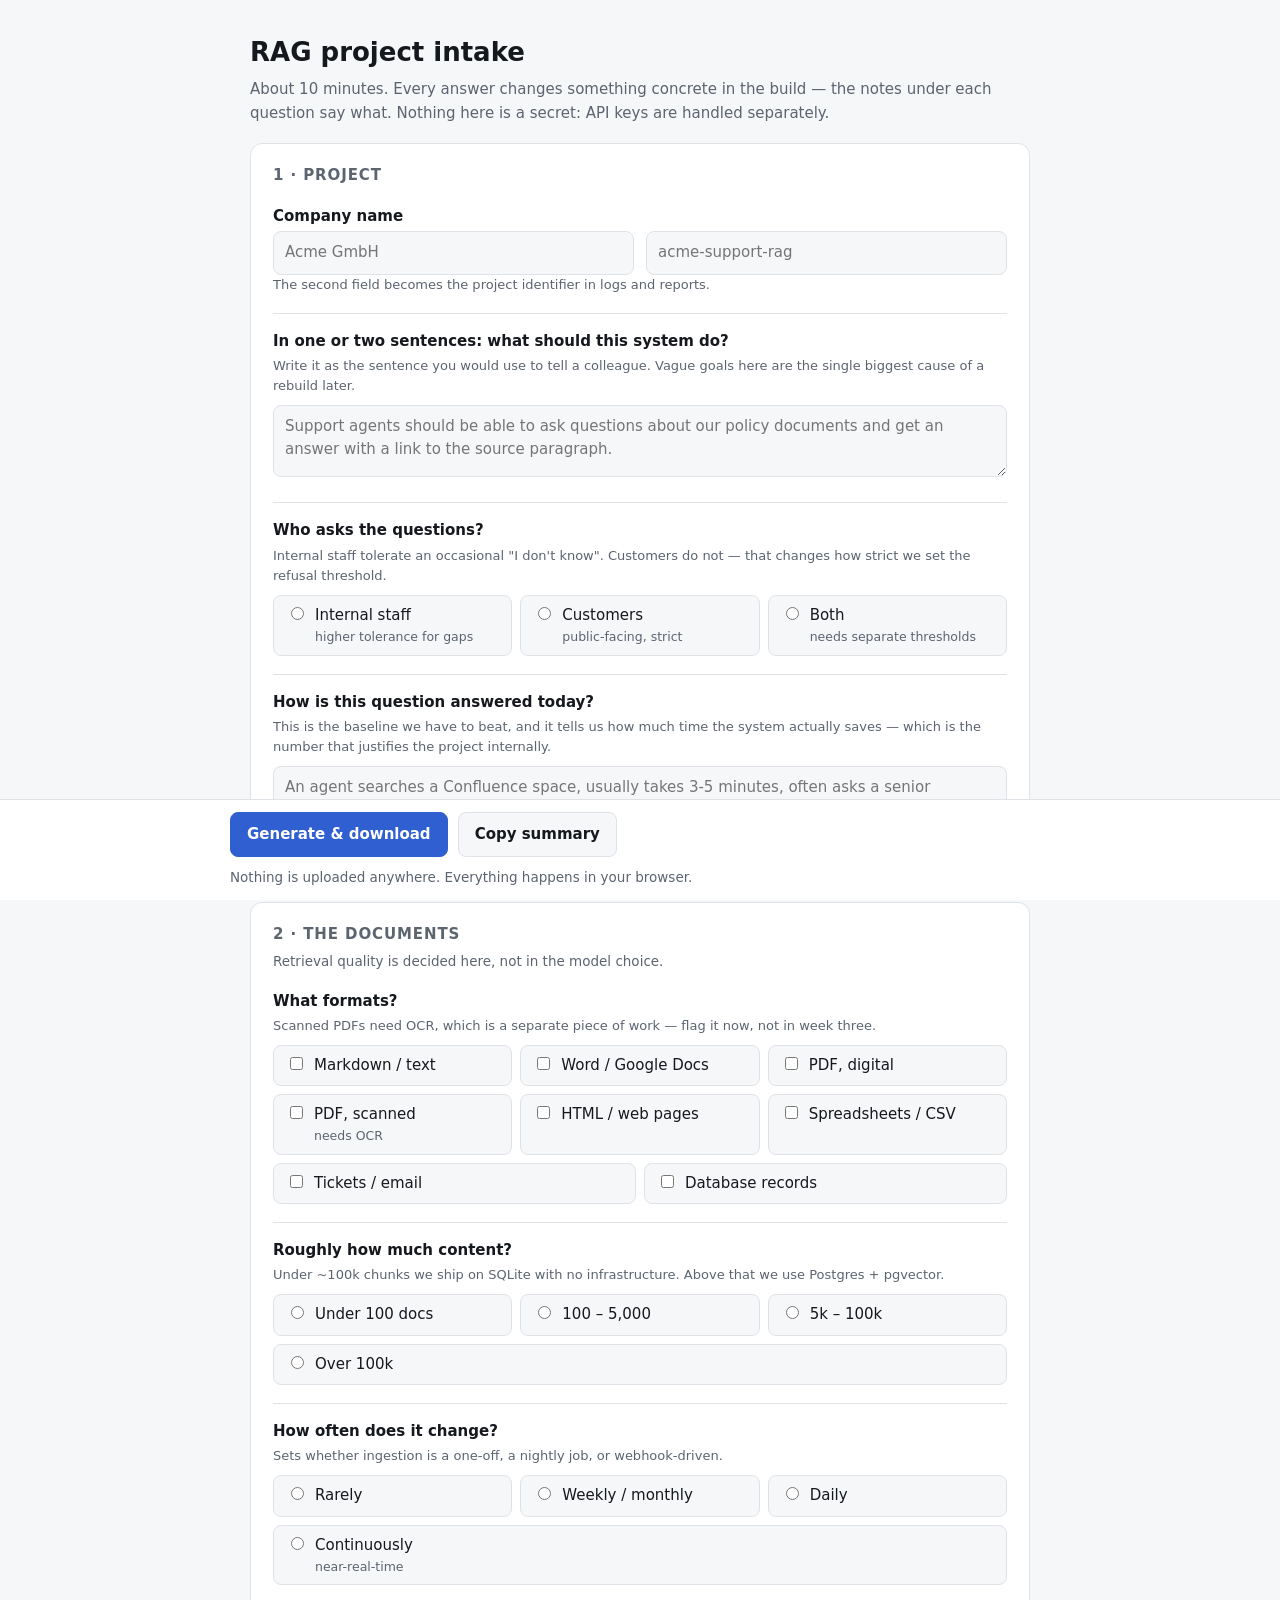
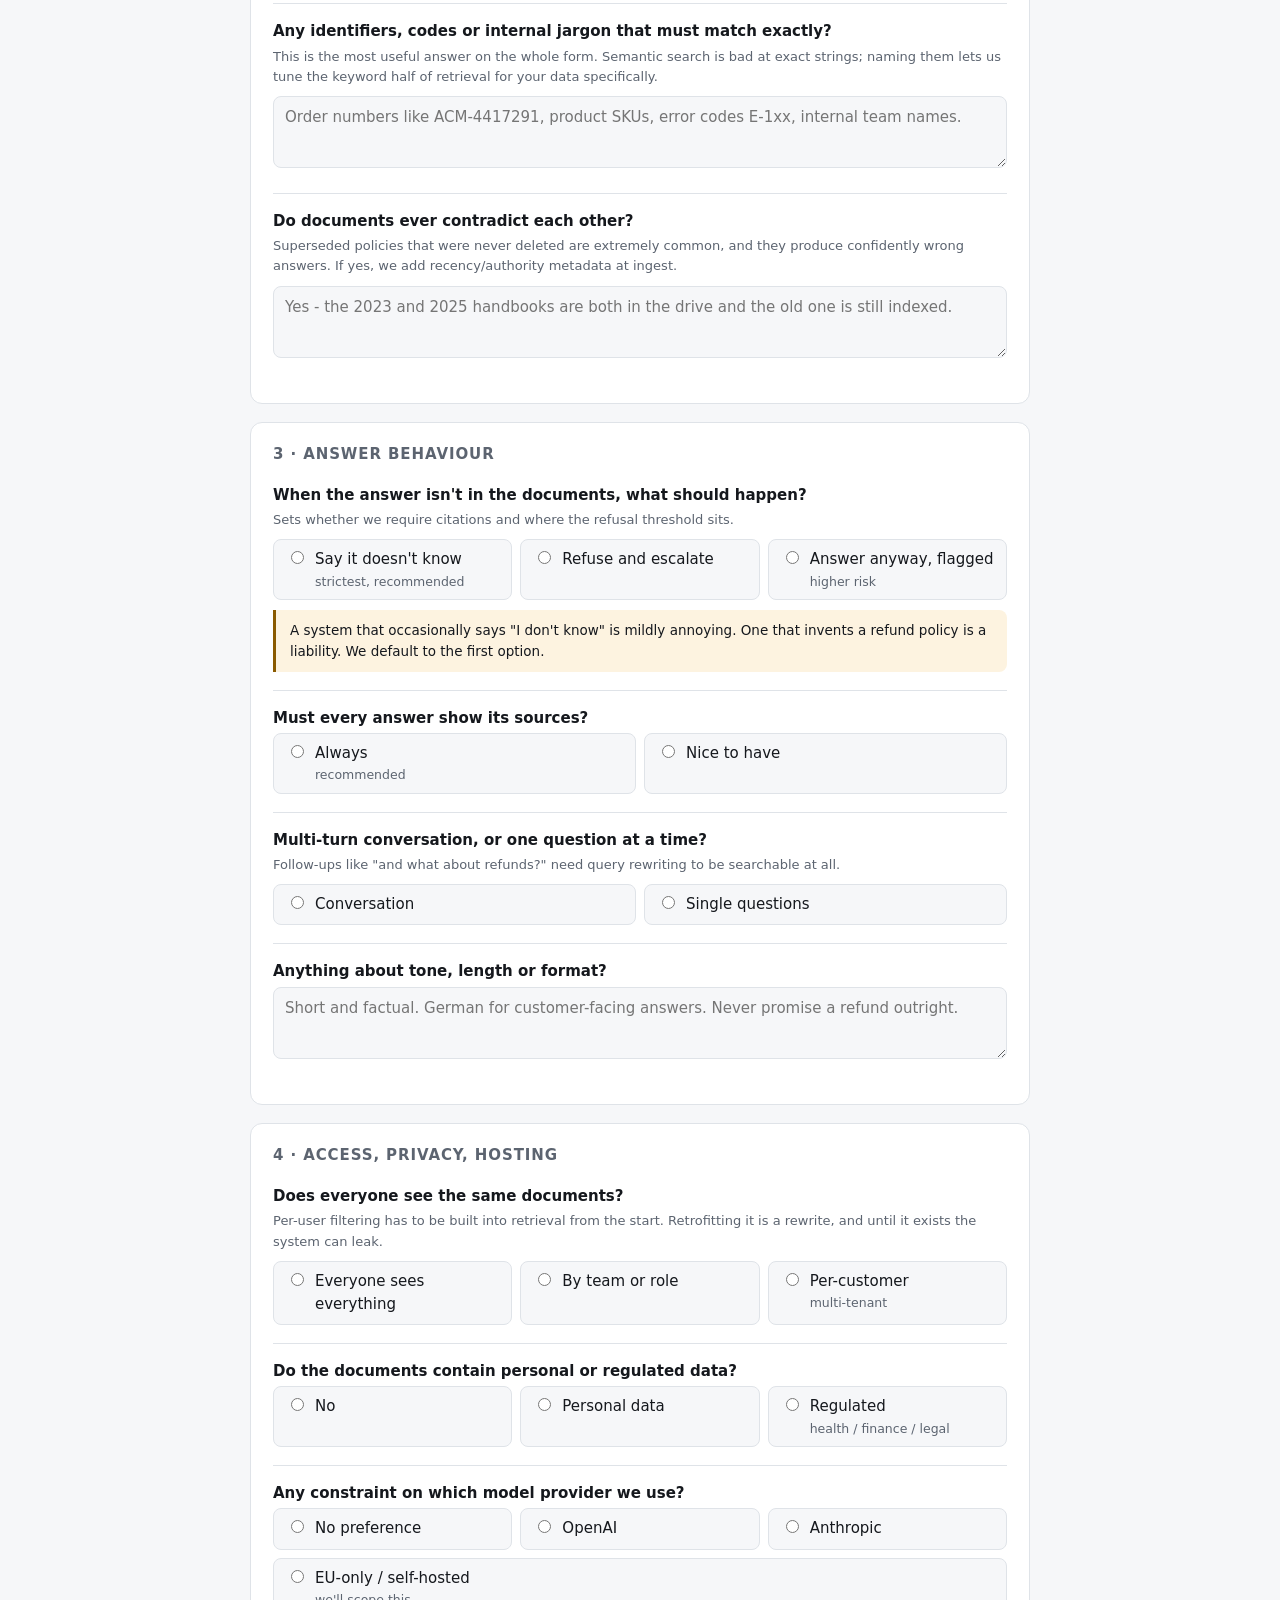
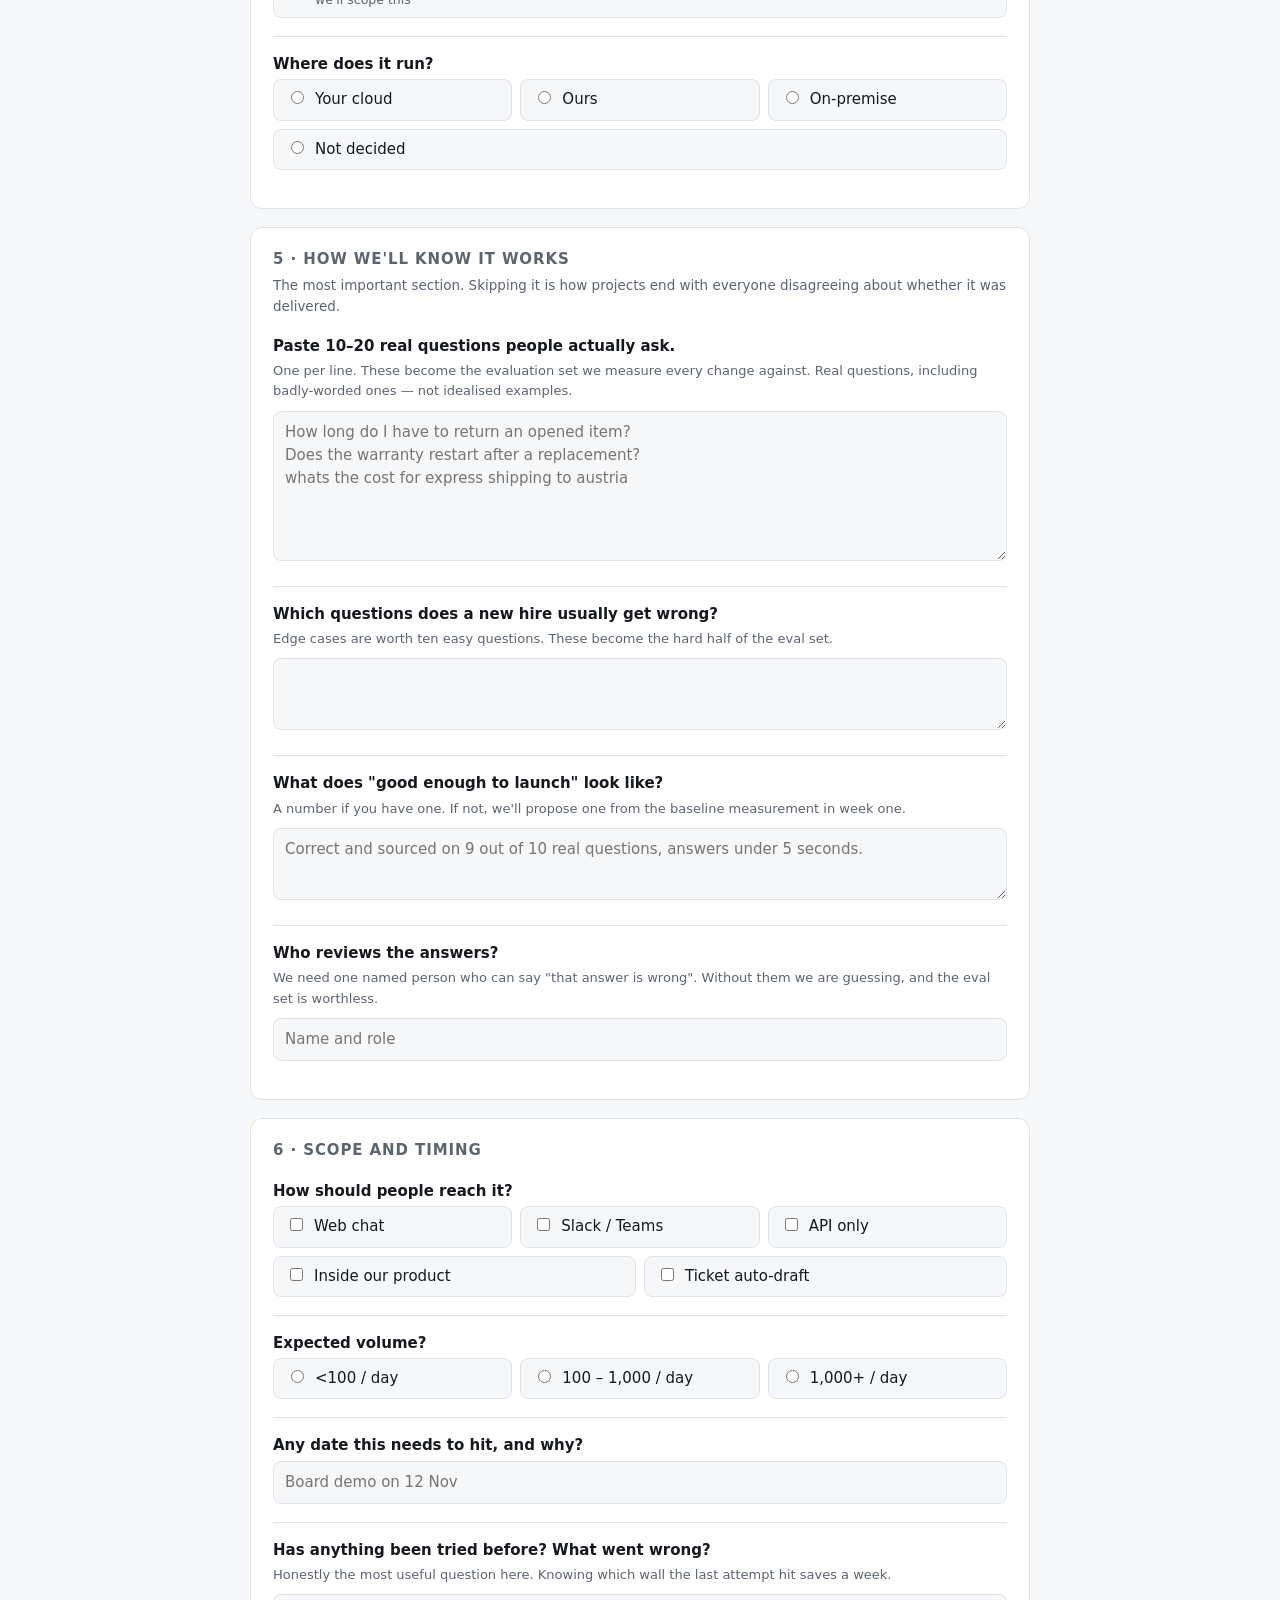
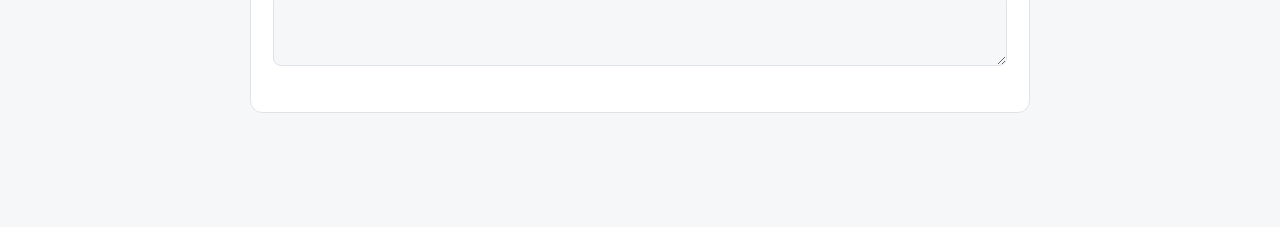
<file: intake/intake.html>
<!doctype html>
<html lang="en">
<head>
<meta charset="utf-8">
<meta name="viewport" content="width=device-width, initial-scale=1">
<title>RAG project intake</title>
<style>
  :root{
    --bg:#f6f7f9; --card:#fff; --ink:#15181d; --muted:#5c6470; --line:#dfe3e8;
    --accent:#2f5fd0; --accent-soft:#eaf0fd; --warn:#8a5a00; --warn-soft:#fdf3e0;
  }
  @media (prefers-color-scheme: dark){
    :root{ --bg:#101318; --card:#171b22; --ink:#e9ecf1; --muted:#9aa4b2; --line:#2a313b;
           --accent:#7aa2f7; --accent-soft:#1b2436; --warn:#e0b060; --warn-soft:#2a2418; }
  }
  *{box-sizing:border-box}
  body{margin:0;background:var(--bg);color:var(--ink);
       font:15px/1.55 ui-sans-serif,system-ui,-apple-system,"Segoe UI",Roboto,sans-serif}
  .wrap{max-width:820px;margin:0 auto;padding:32px 20px 96px}
  header h1{font-size:26px;margin:0 0 6px}
  header p{color:var(--muted);margin:0 0 8px}
  section{background:var(--card);border:1px solid var(--line);border-radius:12px;
          padding:20px 22px;margin:18px 0}
  section h2{font-size:15px;text-transform:uppercase;letter-spacing:.06em;
             color:var(--muted);margin:0 0 4px}
  section > p.hint{color:var(--muted);margin:0 0 16px;font-size:13.5px}
  .q{margin:18px 0;padding-top:16px;border-top:1px solid var(--line)}
  .q:first-of-type{border-top:0;padding-top:0}
  label.main{display:block;font-weight:600;margin-bottom:3px}
  .why{color:var(--muted);font-size:13px;margin:0 0 9px}
  input[type=text],input[type=number],input[type=email],select,textarea{
    width:100%;padding:9px 11px;border:1px solid var(--line);border-radius:8px;
    background:var(--bg);color:var(--ink);font:inherit}
  textarea{min-height:72px;resize:vertical}
  .opts{display:flex;flex-wrap:wrap;gap:8px}
  .opt{display:flex;align-items:flex-start;gap:8px;border:1px solid var(--line);
       border-radius:8px;padding:8px 12px;cursor:pointer;background:var(--bg);flex:1 1 210px}
  .opt:hover{border-color:var(--accent)}
  .opt input{margin-top:3px;accent-color:var(--accent)}
  .opt span small{display:block;color:var(--muted);font-size:12.5px}
  .row{display:flex;gap:12px;flex-wrap:wrap}
  .row > *{flex:1 1 200px}
  .note{background:var(--warn-soft);border-left:3px solid var(--warn);color:var(--ink);
        padding:10px 14px;border-radius:0 8px 8px 0;font-size:13.5px;margin-top:10px}
  .bar{position:fixed;left:0;right:0;bottom:0;background:var(--card);
       border-top:1px solid var(--line);padding:12px 20px}
  .bar .inner{max-width:820px;margin:0 auto;display:flex;gap:10px;align-items:center;
              flex-wrap:wrap}
  button{font:inherit;font-weight:600;padding:10px 16px;border-radius:8px;cursor:pointer;
         border:1px solid var(--line);background:var(--bg);color:var(--ink)}
  button.primary{background:var(--accent);border-color:var(--accent);color:#fff}
  #status{color:var(--muted);font-size:13.5px}
  pre{background:var(--accent-soft);border:1px solid var(--line);border-radius:8px;
      padding:14px;overflow:auto;font-size:12.5px;max-height:340px}
</style>
</head>
<body>
<div class="wrap">
<header>
  <h1>RAG project intake</h1>
  <p>About 10 minutes. Every answer changes something concrete in the build — the notes under
     each question say what. Nothing here is a secret: API keys are handled separately.</p>
</header>

<form id="f">

<section>
  <h2>1 · Project</h2>
  <div class="q">
    <label class="main" for="client_name">Company name</label>
    <div class="row">
      <input type="text" id="client_name" data-key="client_name" placeholder="Acme GmbH">
      <input type="text" id="project_name" data-key="project_name" placeholder="acme-support-rag">
    </div>
    <p class="why">The second field becomes the project identifier in logs and reports.</p>
  </div>
  <div class="q">
    <label class="main" for="goal">In one or two sentences: what should this system do?</label>
    <p class="why">Write it as the sentence you would use to tell a colleague. Vague goals here
       are the single biggest cause of a rebuild later.</p>
    <textarea id="goal" data-brief="Goal" placeholder="Support agents should be able to ask questions about our policy documents and get an answer with a link to the source paragraph."></textarea>
  </div>
  <div class="q">
    <label class="main">Who asks the questions?</label>
    <p class="why">Internal staff tolerate an occasional "I don't know". Customers do not — that
       changes how strict we set the refusal threshold.</p>
    <div class="opts">
      <label class="opt"><input type="radio" name="audience" value="internal staff" data-brief="Audience"><span>Internal staff<small>higher tolerance for gaps</small></span></label>
      <label class="opt"><input type="radio" name="audience" value="customers (public)" data-brief="Audience"><span>Customers<small>public-facing, strict</small></span></label>
      <label class="opt"><input type="radio" name="audience" value="both" data-brief="Audience"><span>Both<small>needs separate thresholds</small></span></label>
    </div>
  </div>
  <div class="q">
    <label class="main" for="today">How is this question answered today?</label>
    <p class="why">This is the baseline we have to beat, and it tells us how much time the system
       actually saves — which is the number that justifies the project internally.</p>
    <textarea id="today" data-brief="Current process" placeholder="An agent searches a Confluence space, usually takes 3-5 minutes, often asks a senior colleague."></textarea>
  </div>
</section>

<section>
  <h2>2 · The documents</h2>
  <p class="hint">Retrieval quality is decided here, not in the model choice.</p>
  <div class="q">
    <label class="main">What formats?</label>
    <p class="why">Scanned PDFs need OCR, which is a separate piece of work — flag it now, not in week three.</p>
    <div class="opts">
      <label class="opt"><input type="checkbox" name="formats" value="Markdown / text"><span>Markdown / text</span></label>
      <label class="opt"><input type="checkbox" name="formats" value="Word / Google Docs"><span>Word / Google Docs</span></label>
      <label class="opt"><input type="checkbox" name="formats" value="PDF (digital)"><span>PDF, digital</span></label>
      <label class="opt"><input type="checkbox" name="formats" value="PDF (scanned - needs OCR)"><span>PDF, scanned<small>needs OCR</small></span></label>
      <label class="opt"><input type="checkbox" name="formats" value="HTML / web pages"><span>HTML / web pages</span></label>
      <label class="opt"><input type="checkbox" name="formats" value="Spreadsheets / CSV"><span>Spreadsheets / CSV</span></label>
      <label class="opt"><input type="checkbox" name="formats" value="Tickets / email threads"><span>Tickets / email</span></label>
      <label class="opt"><input type="checkbox" name="formats" value="Database records"><span>Database records</span></label>
    </div>
  </div>
  <div class="q">
    <label class="main">Roughly how much content?</label>
    <p class="why">Under ~100k chunks we ship on SQLite with no infrastructure. Above that we use Postgres + pgvector.</p>
    <div class="opts">
      <label class="opt"><input type="radio" name="corpus_size" value="under 100 documents" data-set='{"store_backend":"sqlite"}'><span>Under 100 docs</span></label>
      <label class="opt"><input type="radio" name="corpus_size" value="100 to 5,000 documents" data-set='{"store_backend":"sqlite"}'><span>100 – 5,000</span></label>
      <label class="opt"><input type="radio" name="corpus_size" value="5,000 to 100,000 documents" data-set='{"store_backend":"pgvector","postgres_dsn":"postgresql://user:password@host:5432/rag"}'><span>5k – 100k</span></label>
      <label class="opt"><input type="radio" name="corpus_size" value="over 100,000 documents" data-set='{"store_backend":"pgvector","postgres_dsn":"postgresql://user:password@host:5432/rag"}'><span>Over 100k</span></label>
    </div>
  </div>
  <div class="q">
    <label class="main">How often does it change?</label>
    <p class="why">Sets whether ingestion is a one-off, a nightly job, or webhook-driven.</p>
    <div class="opts">
      <label class="opt"><input type="radio" name="freshness" value="rarely / static"><span>Rarely</span></label>
      <label class="opt"><input type="radio" name="freshness" value="weekly or monthly"><span>Weekly / monthly</span></label>
      <label class="opt"><input type="radio" name="freshness" value="daily"><span>Daily</span></label>
      <label class="opt"><input type="radio" name="freshness" value="continuously - must be near-real-time"><span>Continuously<small>near-real-time</small></span></label>
    </div>
  </div>
  <div class="q">
    <label class="main" for="jargon">Any identifiers, codes or internal jargon that must match exactly?</label>
    <p class="why">This is the most useful answer on the whole form. Semantic search is bad at exact
       strings; naming them lets us tune the keyword half of retrieval for your data specifically.</p>
    <textarea id="jargon" data-brief="Exact-match terms" placeholder="Order numbers like ACM-4417291, product SKUs, error codes E-1xx, internal team names."></textarea>
  </div>
  <div class="q">
    <label class="main" for="contradictions">Do documents ever contradict each other?</label>
    <p class="why">Superseded policies that were never deleted are extremely common, and they
       produce confidently wrong answers. If yes, we add recency/authority metadata at ingest.</p>
    <textarea id="contradictions" data-brief="Contradictions" placeholder="Yes - the 2023 and 2025 handbooks are both in the drive and the old one is still indexed."></textarea>
  </div>
</section>

<section>
  <h2>3 · Answer behaviour</h2>
  <div class="q">
    <label class="main">When the answer isn't in the documents, what should happen?</label>
    <p class="why">Sets whether we require citations and where the refusal threshold sits.</p>
    <div class="opts">
      <label class="opt"><input type="radio" name="unknown" value="refuse and say so" data-set='{"require_citations":true,"min_top_score":0.5,"use_reranker":true}'><span>Say it doesn't know<small>strictest, recommended</small></span></label>
      <label class="opt"><input type="radio" name="unknown" value="refuse and escalate to a human" data-set='{"require_citations":true,"min_top_score":0.5,"use_reranker":true}'><span>Refuse and escalate</span></label>
      <label class="opt"><input type="radio" name="unknown" value="answer from general knowledge, clearly flagged" data-set='{"require_citations":false,"min_top_score":null}'><span>Answer anyway, flagged<small>higher risk</small></span></label>
    </div>
    <div class="note">A system that occasionally says "I don't know" is mildly annoying. One that
      invents a refund policy is a liability. We default to the first option.</div>
  </div>
  <div class="q">
    <label class="main">Must every answer show its sources?</label>
    <div class="opts">
      <label class="opt"><input type="radio" name="cites" value="yes - always" data-set='{"require_citations":true}'><span>Always<small>recommended</small></span></label>
      <label class="opt"><input type="radio" name="cites" value="nice to have" data-set='{"require_citations":false}'><span>Nice to have</span></label>
    </div>
  </div>
  <div class="q">
    <label class="main">Multi-turn conversation, or one question at a time?</label>
    <p class="why">Follow-ups like "and what about refunds?" need query rewriting to be searchable at all.</p>
    <div class="opts">
      <label class="opt"><input type="radio" name="multiturn" value="multi-turn conversation" data-set='{"rewrite_queries":true}'><span>Conversation</span></label>
      <label class="opt"><input type="radio" name="multiturn" value="single questions" data-set='{"rewrite_queries":false}'><span>Single questions</span></label>
    </div>
  </div>
  <div class="q">
    <label class="main" for="tone">Anything about tone, length or format?</label>
    <textarea id="tone" data-brief="Tone and format" placeholder="Short and factual. German for customer-facing answers. Never promise a refund outright."></textarea>
  </div>
</section>

<section>
  <h2>4 · Access, privacy, hosting</h2>
  <div class="q">
    <label class="main">Does everyone see the same documents?</label>
    <p class="why">Per-user filtering has to be built into retrieval from the start. Retrofitting it
       is a rewrite, and until it exists the system can leak.</p>
    <div class="opts">
      <label class="opt"><input type="radio" name="access" value="everyone sees everything"><span>Everyone sees everything</span></label>
      <label class="opt"><input type="radio" name="access" value="filtered by team or role"><span>By team or role</span></label>
      <label class="opt"><input type="radio" name="access" value="per-customer isolation (multi-tenant)"><span>Per-customer<small>multi-tenant</small></span></label>
    </div>
  </div>
  <div class="q">
    <label class="main">Do the documents contain personal or regulated data?</label>
    <div class="opts">
      <label class="opt"><input type="radio" name="pii" value="no" data-set='{"redact_pii":false}'><span>No</span></label>
      <label class="opt"><input type="radio" name="pii" value="yes - personal data" data-set='{"redact_pii":true}'><span>Personal data</span></label>
      <label class="opt"><input type="radio" name="pii" value="yes - regulated (health, financial, legal)" data-set='{"redact_pii":true}'><span>Regulated<small>health / finance / legal</small></span></label>
    </div>
  </div>
  <div class="q">
    <label class="main">Any constraint on which model provider we use?</label>
    <div class="opts">
      <label class="opt"><input type="radio" name="provider" value="no preference" data-set='{"llm_provider":"openai","llm_model":"gpt-4.1-mini","embedding_provider":"openai","embedding_dim":1536}'><span>No preference</span></label>
      <label class="opt"><input type="radio" name="provider" value="OpenAI" data-set='{"llm_provider":"openai","llm_model":"gpt-4.1-mini","embedding_provider":"openai","embedding_dim":1536}'><span>OpenAI</span></label>
      <label class="opt"><input type="radio" name="provider" value="Anthropic" data-set='{"llm_provider":"anthropic","llm_model":"claude-sonnet-4-5","embedding_provider":"openai","embedding_dim":1536}'><span>Anthropic</span></label>
      <label class="opt"><input type="radio" name="provider" value="must stay in the EU / self-hosted" data-set='{"llm_provider":"mock"}'><span>EU-only / self-hosted<small>we'll scope this</small></span></label>
    </div>
  </div>
  <div class="q">
    <label class="main">Where does it run?</label>
    <div class="opts">
      <label class="opt"><input type="radio" name="hosting" value="your cloud account"><span>Your cloud</span></label>
      <label class="opt"><input type="radio" name="hosting" value="our infrastructure"><span>Ours</span></label>
      <label class="opt"><input type="radio" name="hosting" value="on-premise"><span>On-premise</span></label>
      <label class="opt"><input type="radio" name="hosting" value="not decided yet"><span>Not decided</span></label>
    </div>
  </div>
</section>

<section>
  <h2>5 · How we'll know it works</h2>
  <p class="hint">The most important section. Skipping it is how projects end with everyone
     disagreeing about whether it was delivered.</p>
  <div class="q">
    <label class="main" for="questions">Paste 10–20 real questions people actually ask.</label>
    <p class="why">One per line. These become the evaluation set we measure every change against.
       Real questions, including badly-worded ones — not idealised examples.</p>
    <textarea id="questions" data-brief="Golden questions" style="min-height:150px"
      placeholder="How long do I have to return an opened item?&#10;Does the warranty restart after a replacement?&#10;whats the cost for express shipping to austria"></textarea>
  </div>
  <div class="q">
    <label class="main" for="tricky">Which questions does a new hire usually get wrong?</label>
    <p class="why">Edge cases are worth ten easy questions. These become the hard half of the eval set.</p>
    <textarea id="tricky" data-brief="Known-hard questions"></textarea>
  </div>
  <div class="q">
    <label class="main" for="success">What does "good enough to launch" look like?</label>
    <p class="why">A number if you have one. If not, we'll propose one from the baseline measurement
       in week one.</p>
    <textarea id="success" data-brief="Launch bar" placeholder="Correct and sourced on 9 out of 10 real questions, answers under 5 seconds."></textarea>
  </div>
  <div class="q">
    <label class="main">Who reviews the answers?</label>
    <p class="why">We need one named person who can say "that answer is wrong". Without them we are
       guessing, and the eval set is worthless.</p>
    <input type="text" id="reviewer" data-brief="Reviewer" placeholder="Name and role">
  </div>
</section>

<section>
  <h2>6 · Scope and timing</h2>
  <div class="q">
    <label class="main">How should people reach it?</label>
    <div class="opts">
      <label class="opt"><input type="checkbox" name="surfaces" value="Web chat widget"><span>Web chat</span></label>
      <label class="opt"><input type="checkbox" name="surfaces" value="Slack or Teams"><span>Slack / Teams</span></label>
      <label class="opt"><input type="checkbox" name="surfaces" value="API only"><span>API only</span></label>
      <label class="opt"><input type="checkbox" name="surfaces" value="Inside an existing product"><span>Inside our product</span></label>
      <label class="opt"><input type="checkbox" name="surfaces" value="Email / ticket auto-draft"><span>Ticket auto-draft</span></label>
    </div>
  </div>
  <div class="q">
    <label class="main">Expected volume?</label>
    <div class="opts">
      <label class="opt"><input type="radio" name="volume" value="under 100 questions/day"><span>&lt;100 / day</span></label>
      <label class="opt"><input type="radio" name="volume" value="100 to 1,000 questions/day"><span>100 – 1,000 / day</span></label>
      <label class="opt"><input type="radio" name="volume" value="over 1,000 questions/day"><span>1,000+ / day</span></label>
    </div>
  </div>
  <div class="q">
    <label class="main" for="deadline">Any date this needs to hit, and why?</label>
    <input type="text" id="deadline" data-brief="Deadline" placeholder="Board demo on 12 Nov">
  </div>
  <div class="q">
    <label class="main" for="tried">Has anything been tried before? What went wrong?</label>
    <p class="why">Honestly the most useful question here. Knowing which wall the last attempt hit
       saves a week.</p>
    <textarea id="tried" data-brief="Previous attempts"></textarea>
  </div>
</section>

</form>

<section id="out" style="display:none">
  <h2>Generated configuration</h2>
  <pre id="preview"></pre>
</section>
</div>

<div class="bar"><div class="inner">
  <button type="button" class="primary" id="gen">Generate &amp; download</button>
  <button type="button" id="copy">Copy summary</button>
  <span id="status">Nothing is uploaded anywhere. Everything happens in your browser.</span>
</div></div>

<script>
// Deliberately dependency-free and offline-capable: this file gets emailed to
// clients, opened from a desktop, and sometimes forwarded to their IT team.
const $ = s => document.querySelector(s);

function collect(){
  const config = {
    project_name: ($('#project_name').value || 'client-rag').trim().toLowerCase().replace(/\s+/g,'-'),
    client_name: $('#client_name').value.trim(),
    llm_provider: 'mock', llm_model: 'gpt-4.1-mini',
    embedding_provider: 'mock', embedding_model: 'text-embedding-3-small', embedding_dim: 256,
    temperature: 0, max_output_tokens: 1024,
    max_cost_usd_per_run: 0.5, max_llm_calls_per_run: 25,
    data_dir: './data', trace_enabled: true, trace_dir: './traces',
    store_backend: 'sqlite', top_k: 5, fetch_k: 20,
    vector_weight: 1.0, keyword_weight: 1.0,
    use_reranker: true, rewrite_queries: true, max_context_chars: 8000,
    require_citations: true, min_top_score: null, redact_pii: false
  };
  const brief = {};

  document.querySelectorAll('input[type=radio]:checked').forEach(el => {
    brief[el.name] = el.value;
    if (el.dataset.set) Object.assign(config, JSON.parse(el.dataset.set));
  });
  document.querySelectorAll('input[type=checkbox]:checked').forEach(el => {
    (brief[el.name] = brief[el.name] || []).push(el.value);
  });
  document.querySelectorAll('[data-brief]').forEach(el => {
    if (el.value && el.value.trim()) brief[el.dataset.brief] = el.value.trim();
  });

  // Cross-question inference the client should not have to reason about.
  if ((brief.formats||[]).some(f => f.includes('scanned'))) {
    brief['_flag_ocr'] = 'Scanned PDFs selected: OCR is required and is scoped separately.';
  }
  if (brief.access && brief.access !== 'everyone sees everything') {
    brief['_flag_access'] = 'Per-user filtering must be built into retrieval before go-live.';
  }
  if (brief.freshness && brief.freshness.startsWith('continuously')) {
    brief['_flag_freshness'] = 'Near-real-time freshness needs webhook-driven ingestion, not a nightly job.';
  }
  if (brief.provider && brief.provider.includes('EU')) {
    brief['_flag_provider'] = 'EU-only / self-hosted: provider left as "mock"; model hosting needs a separate decision.';
  }
  return {config, brief};
}

function briefMarkdown(brief){
  const title = ($('#client_name').value || 'Client') + ' — RAG scoping brief';
  let md = `# ${title}\n\nGenerated ${new Date().toISOString().slice(0,10)} from the intake form.\n\n`;
  const flags = Object.entries(brief).filter(([k]) => k.startsWith('_flag'));
  if (flags.length){
    md += `## Flags to resolve before quoting\n\n` + flags.map(([,v]) => `- ${v}`).join('\n') + `\n\n`;
  }
  md += `## Answers\n\n`;
  for (const [k,v] of Object.entries(brief)){
    if (k.startsWith('_flag')) continue;
    const label = k.charAt(0).toUpperCase() + k.slice(1);
    md += `### ${label}\n\n${Array.isArray(v) ? v.map(x=>`- ${x}`).join('\n') : v}\n\n`;
  }
  return md;
}

function download(name, text, type){
  const url = URL.createObjectURL(new Blob([text], {type}));
  const a = Object.assign(document.createElement('a'), {href:url, download:name});
  document.body.appendChild(a); a.click(); a.remove();
  setTimeout(() => URL.revokeObjectURL(url), 1000);
}

$('#gen').addEventListener('click', () => {
  const {config, brief} = collect();
  const json = JSON.stringify(config, null, 2);
  $('#preview').textContent = json + '\n\n--- scoping brief ---\n\n' + briefMarkdown(brief);
  $('#out').style.display = 'block';
  download('project.config.json', json, 'application/json');
  download('scoping-brief.md', briefMarkdown(brief), 'text/markdown');
  $('#status').textContent = 'Downloaded project.config.json and scoping-brief.md. Send both back.';
});

$('#copy').addEventListener('click', async () => {
  const {brief} = collect();
  try {
    await navigator.clipboard.writeText(briefMarkdown(brief));
    $('#status').textContent = 'Summary copied to clipboard.';
  } catch {
    $('#status').textContent = 'Clipboard blocked — use Generate & download instead.';
  }
});
</script>
</body>
</html>
</file>
